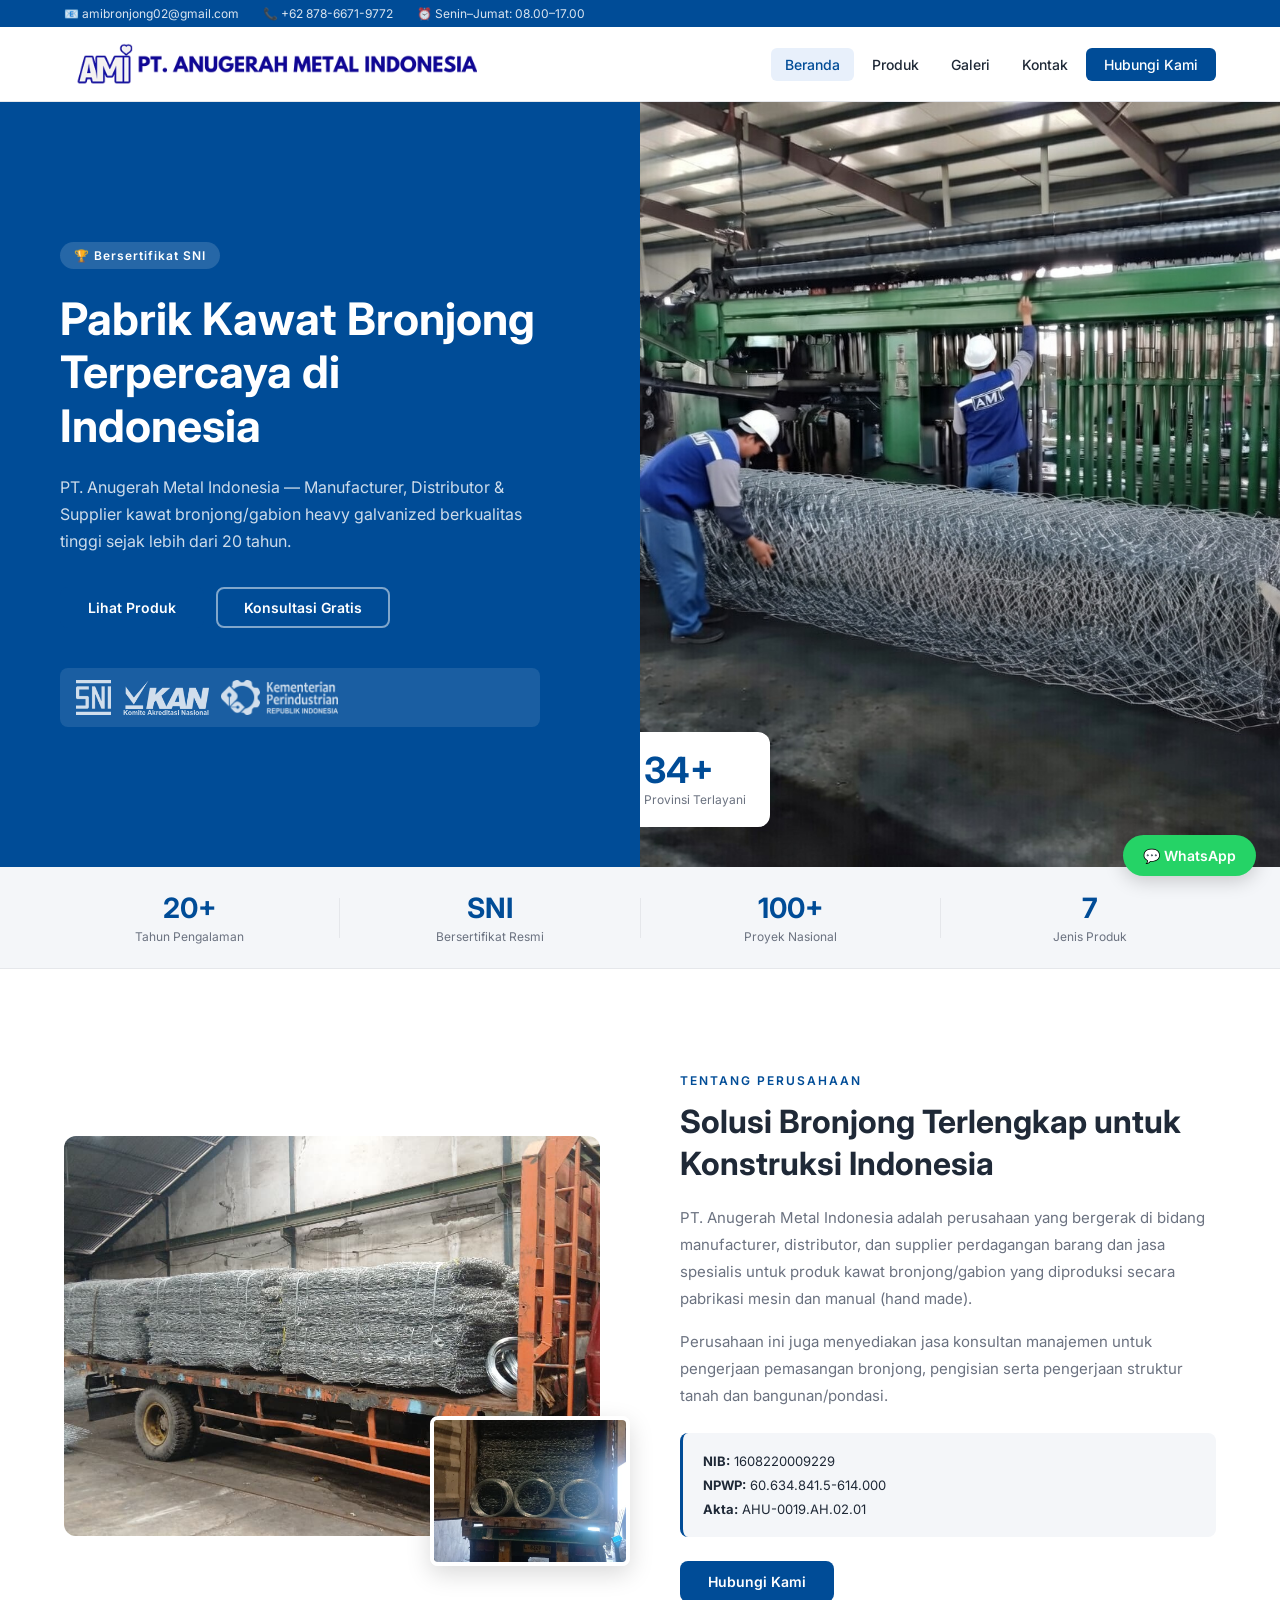
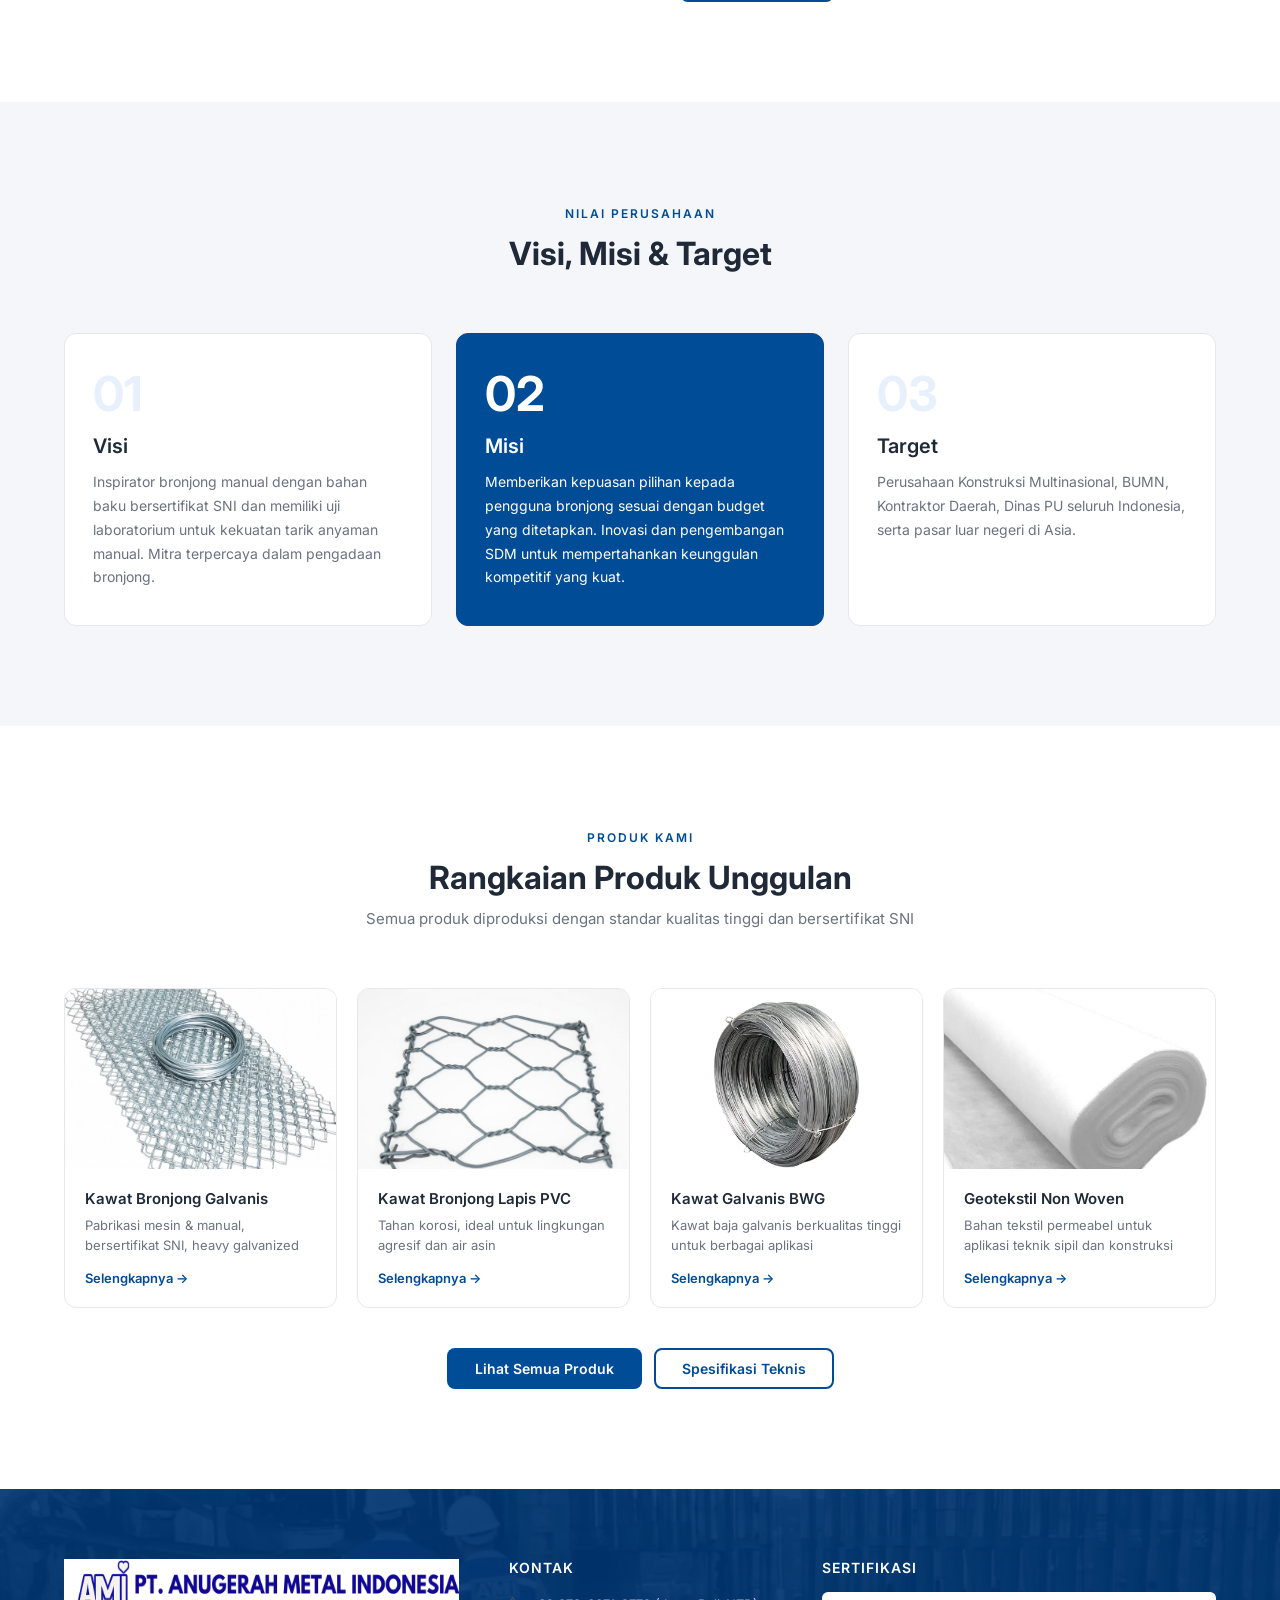
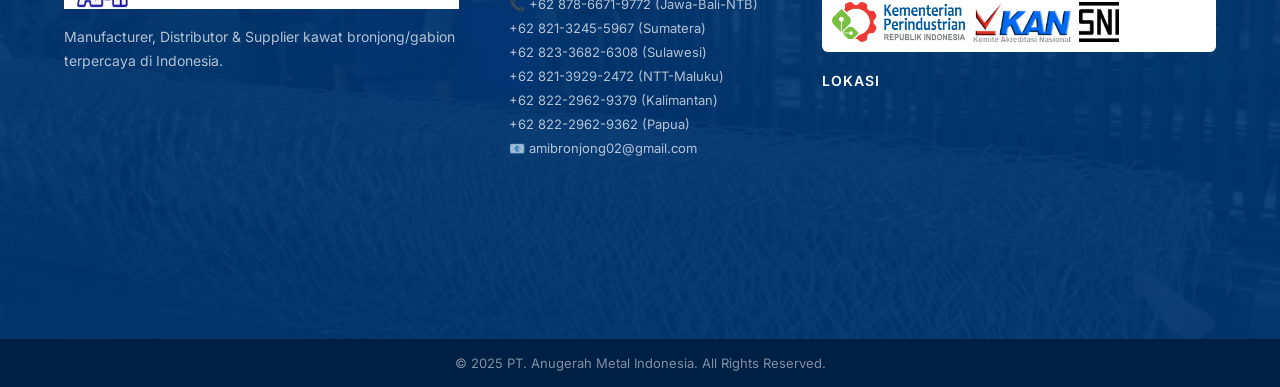
<file: index.html>
<!DOCTYPE html>
<html lang="id">
<head>
  <meta charset="UTF-8">
  <meta http-equiv="X-UA-Compatible" content="IE=edge">
  <meta name="viewport" content="width=device-width, initial-scale=1">
  <meta name="description" content="PT. Anugerah Metal Indonesia - Pabrik kawat bronjong / Gabion terbaik di Surabaya, Indonesia">
  <title>PT. Anugerah Metal Indonesia - Corporate</title>
  <link href="https://fonts.googleapis.com/css2?family=Inter:wght@300;400;500;600;700&display=swap" rel="stylesheet">
  <link rel="stylesheet" href="style.css">
</head>
<body>
  <!-- STICKY HEADER -->
  <header class="site-header" id="siteHeader">
    <div class="header-top-bar">
      <div class="container">
        <span>📧 amibronjong02@gmail.com</span>
        <span>📞 +62 878-6671-9772</span>
        <span>⏰ Senin–Jumat: 08.00–17.00</span>
      </div>
    </div>
    <div class="header-main">
      <div class="container header-inner">
        <a href="index.html" class="logo">
          <img src="Picture/Logo/logonavbar.png" alt="AMI Logo">
        </a>
        <nav class="main-nav">
          <button class="hamburger" id="hamburger">
            <span></span><span></span><span></span>
          </button>
          <ul class="nav-list" id="navList">
            <li><a href="index.html" class="active">Beranda</a></li>
            <li class="dropdown-parent">
              <a href="#">Produk</a>
              <ul class="dropdown">
                <li><a href="product.html">Product Overview</a></li>
                <li><a href="specification.html">Spesifikasi Produk</a></li>
              </ul>
            </li>
            <li><a href="gallery.html">Galeri</a></li>
            <li><a href="contact.html">Kontak</a></li>
            <li><a href="contact.html" class="nav-cta">Hubungi Kami</a></li>
          </ul>
        </nav>
      </div>
    </div>
  </header>

  <!-- HERO SPLIT LAYOUT -->
  <section class="hero">
    <div class="hero-left">
      <div class="hero-content">
        <div class="hero-tag">🏆 Bersertifikat SNI</div>
        <h1>Pabrik Kawat Bronjong Terpercaya di Indonesia</h1>
        <p>PT. Anugerah Metal Indonesia — Manufacturer, Distributor & Supplier kawat bronjong/gabion heavy galvanized berkualitas tinggi sejak lebih dari 20 tahun.</p>
        <div class="hero-actions">
          <a href="product.html" class="btn-primary">Lihat Produk</a>
          <a href="contact.html" class="btn-ghost">Konsultasi Gratis</a>
        </div>
        <div class="hero-trust">
          <div class="trust-item">
            <img src="Picture/Logo/SNI_mark.svg.png" alt="SNI" height="35">
          </div>
          <div class="trust-item">
            <img src="Picture/Logo/Logo_KAN.png" alt="KAN" height="35">
          </div>
          <div class="trust-item">
            <img src="Picture/Logo/Logo_of_the_Ministry_of_Industries_of_the_Republic_of_Indonesia.svg.png" alt="Kemenperin" height="35">
          </div>
        </div>
      </div>
    </div>
    <div class="hero-right">
      <div class="hero-image-stack">
        <img src="Picture/Background/image (1).jpg" alt="Gabion Project" class="hero-img-main">
        <div class="hero-card-float">
          <span class="card-num">34+</span>
          <span class="card-text">Provinsi Terlayani</span>
        </div>
      </div>
    </div>
  </section>

  <!-- STATS BAR -->
  <div class="stats-bar">
    <div class="container stats-row">
      <div class="stat-item">
        <span class="stat-number">20+</span>
        <span class="stat-desc">Tahun Pengalaman</span>
      </div>
      <div class="stat-divider"></div>
      <div class="stat-item">
        <span class="stat-number">SNI</span>
        <span class="stat-desc">Bersertifikat Resmi</span>
      </div>
      <div class="stat-divider"></div>
      <div class="stat-item">
        <span class="stat-number">100+</span>
        <span class="stat-desc">Proyek Nasional</span>
      </div>
      <div class="stat-divider"></div>
      <div class="stat-item">
        <span class="stat-number">7</span>
        <span class="stat-desc">Jenis Produk</span>
      </div>
    </div>
  </div>

  <!-- ABOUT -->
  <section class="section-about">
    <div class="container">
      <div class="about-wrapper">
        <div class="about-images">
          <img src="Picture/Gallery/Photo from Alexander(5).jpg" alt="Pabrik AMI" class="img-main">
          <img src="Picture/Gallery/Photo from Alexander(3).jpg" alt="Produk AMI" class="img-secondary">
        </div>
        <div class="about-content">
          <span class="section-tag">Tentang Perusahaan</span>
          <h2>Solusi Bronjong Terlengkap untuk Konstruksi Indonesia</h2>
          <p>PT. Anugerah Metal Indonesia adalah perusahaan yang bergerak di bidang manufacturer, distributor, dan supplier perdagangan barang dan jasa spesialis untuk produk kawat bronjong/gabion yang diproduksi secara pabrikasi mesin dan manual (hand made).</p>
          <p>Perusahaan ini juga menyediakan jasa konsultan manajemen untuk pengerjaan pemasangan bronjong, pengisian serta pengerjaan struktur tanah dan bangunan/pondasi.</p>
          <div class="about-details">
            <div class="detail-item"><strong>NIB:</strong> 1608220009229</div>
            <div class="detail-item"><strong>NPWP:</strong> 60.634.841.5-614.000</div>
            <div class="detail-item"><strong>Akta:</strong> AHU-0019.AH.02.01</div>
          </div>
          <a href="contact.html" class="btn-primary">Hubungi Kami</a>
        </div>
      </div>
    </div>
  </section>

  <!-- VISI MISI -->
  <section class="section-vismis">
    <div class="container">
      <div class="section-title">
        <span class="section-tag">Nilai Perusahaan</span>
        <h2>Visi, Misi & Target</h2>
      </div>
      <div class="vismis-cards">
        <div class="vm-card">
          <div class="vm-number">01</div>
          <h3>Visi</h3>
          <p>Inspirator bronjong manual dengan bahan baku bersertifikat SNI dan memiliki uji laboratorium untuk kekuatan tarik anyaman manual. Mitra terpercaya dalam pengadaan bronjong.</p>
        </div>
        <div class="vm-card featured">
          <div class="vm-number">02</div>
          <h3>Misi</h3>
          <p>Memberikan kepuasan pilihan kepada pengguna bronjong sesuai dengan budget yang ditetapkan. Inovasi dan pengembangan SDM untuk mempertahankan keunggulan kompetitif yang kuat.</p>
        </div>
        <div class="vm-card">
          <div class="vm-number">03</div>
          <h3>Target</h3>
          <p>Perusahaan Konstruksi Multinasional, BUMN, Kontraktor Daerah, Dinas PU seluruh Indonesia, serta pasar luar negeri di Asia.</p>
        </div>
      </div>
    </div>
  </section>

  <!-- PRODUCTS -->
  <section class="section-products">
    <div class="container">
      <div class="section-title">
        <span class="section-tag">Produk Kami</span>
        <h2>Rangkaian Produk Unggulan</h2>
        <p>Semua produk diproduksi dengan standar kualitas tinggi dan bersertifikat SNI</p>
      </div>
      <div class="products-grid">
        <div class="product-card">
          <div class="product-img"><img src="Picture/Product/KAWAT BRONJONG GALVANIZED.jpg" alt="Bronjong Galvanis"></div>
          <div class="product-body">
            <h3>Kawat Bronjong Galvanis</h3>
            <p>Pabrikasi mesin & manual, bersertifikat SNI, heavy galvanized</p>
            <a href="product.html" class="product-link">Selengkapnya →</a>
          </div>
        </div>
        <div class="product-card">
          <div class="product-img"><img src="Picture/Product/KAWAT PVC COATED.jpg" alt="Bronjong PVC"></div>
          <div class="product-body">
            <h3>Kawat Bronjong Lapis PVC</h3>
            <p>Tahan korosi, ideal untuk lingkungan agresif dan air asin</p>
            <a href="product.html" class="product-link">Selengkapnya →</a>
          </div>
        </div>
        <div class="product-card">
          <div class="product-img"><img src="Picture/Product/KAWAT  BWG.png" alt="Kawat Galvanis"></div>
          <div class="product-body">
            <h3>Kawat Galvanis BWG</h3>
            <p>Kawat baja galvanis berkualitas tinggi untuk berbagai aplikasi</p>
            <a href="product.html" class="product-link">Selengkapnya →</a>
          </div>
        </div>
        <div class="product-card">
          <div class="product-img"><img src="Picture/Product/GEOTEXTILE NON WOVEN.webp" alt="Geotekstil"></div>
          <div class="product-body">
            <h3>Geotekstil Non Woven</h3>
            <p>Bahan tekstil permeabel untuk aplikasi teknik sipil dan konstruksi</p>
            <a href="product.html" class="product-link">Selengkapnya →</a>
          </div>
        </div>
      </div>
      <div class="products-cta">
        <a href="product.html" class="btn-primary">Lihat Semua Produk</a>
        <a href="specification.html" class="btn-outline">Spesifikasi Teknis</a>
      </div>
    </div>
  </section>

  <!-- FOOTER -->
  <footer class="site-footer">
    <div class="footer-main" style="background-image:url('Picture/Background/image (3).jpg')">
      <div class="footer-overlay"></div>
      <div class="container footer-grid">
        <div class="footer-brand">
          <img src="Picture/Logo/logonavbar.png" alt="AMI" height="50">
          <p>Manufacturer, Distributor & Supplier kawat bronjong/gabion terpercaya di Indonesia.</p>
        </div>
        <div class="footer-col">
          <h4>Kontak</h4>
          <ul>
            <li>📞 +62 878-6671-9772 (Jawa-Bali-NTB)</li>
            <li>+62 821-3245-5967 (Sumatera)</li>
            <li>+62 823-3682-6308 (Sulawesi)</li>
            <li>+62 821-3929-2472 (NTT-Maluku)</li>
            <li>+62 822-2962-9379 (Kalimantan)</li>
            <li>+62 822-2962-9362 (Papua)</li>
            <li>📧 amibronjong02@gmail.com</li>
          </ul>
        </div>
        <div class="footer-col">
          <h4>Sertifikasi</h4>
          <div class="cert-row">
            <img src="Picture/Logo/Logo_of_the_Ministry_of_Industries_of_the_Republic_of_Indonesia.svg.png" alt="Kemenperin" height="40">
            <img src="Picture/Logo/Logo_KAN.png" alt="KAN" height="40">
            <img src="Picture/Logo/SNI_mark.svg.png" alt="SNI" height="40">
          </div>
          <h4 style="margin-top:20px">Lokasi</h4>
          <iframe src="https://www.google.com/maps/embed?pb=!1m18!1m12!1m3!1d3958.1342822785077!2d112.679349175289!3d-7.225520792780457!2m3!1f0!2f0!3f0!3m2!1i1024!2i768!4f13.1!3m3!1m2!1s0x2dd7ff1c8f97db49%3A0x199da6ad8df41882!2sJl.%20Greges%20Jaya%20III%20No.14%2C%20Greges%2C%20Kec.%20Asem%20Rowo%2C%20Surabaya%2C%20Jawa%20Timur%2060183!5e0!3m2!1sen!2sid!4v1707631855228!5m2!1sen!2sid" width="100%" height="160" style="border:0;" allowfullscreen="" loading="lazy"></iframe>
        </div>
      </div>
    </div>
    <div class="footer-bottom">
      <div class="container">
        <p>&copy; 2025 PT. Anugerah Metal Indonesia. All Rights Reserved.</p>
      </div>
    </div>
  </footer>

  <div class="float-buttons">
    <a href="http://wa.me/6282139292472" class="float-btn">💬 WhatsApp</a>
  </div>

  <script>
    document.getElementById('hamburger').addEventListener('click', function() {
      document.getElementById('navList').classList.toggle('open');
      this.classList.toggle('active');
    });
    window.addEventListener('scroll', function() {
      const header = document.getElementById('siteHeader');
      if (window.scrollY > 50) header.classList.add('scrolled');
      else header.classList.remove('scrolled');
    });
  </script>
</body>
</html>
</file>
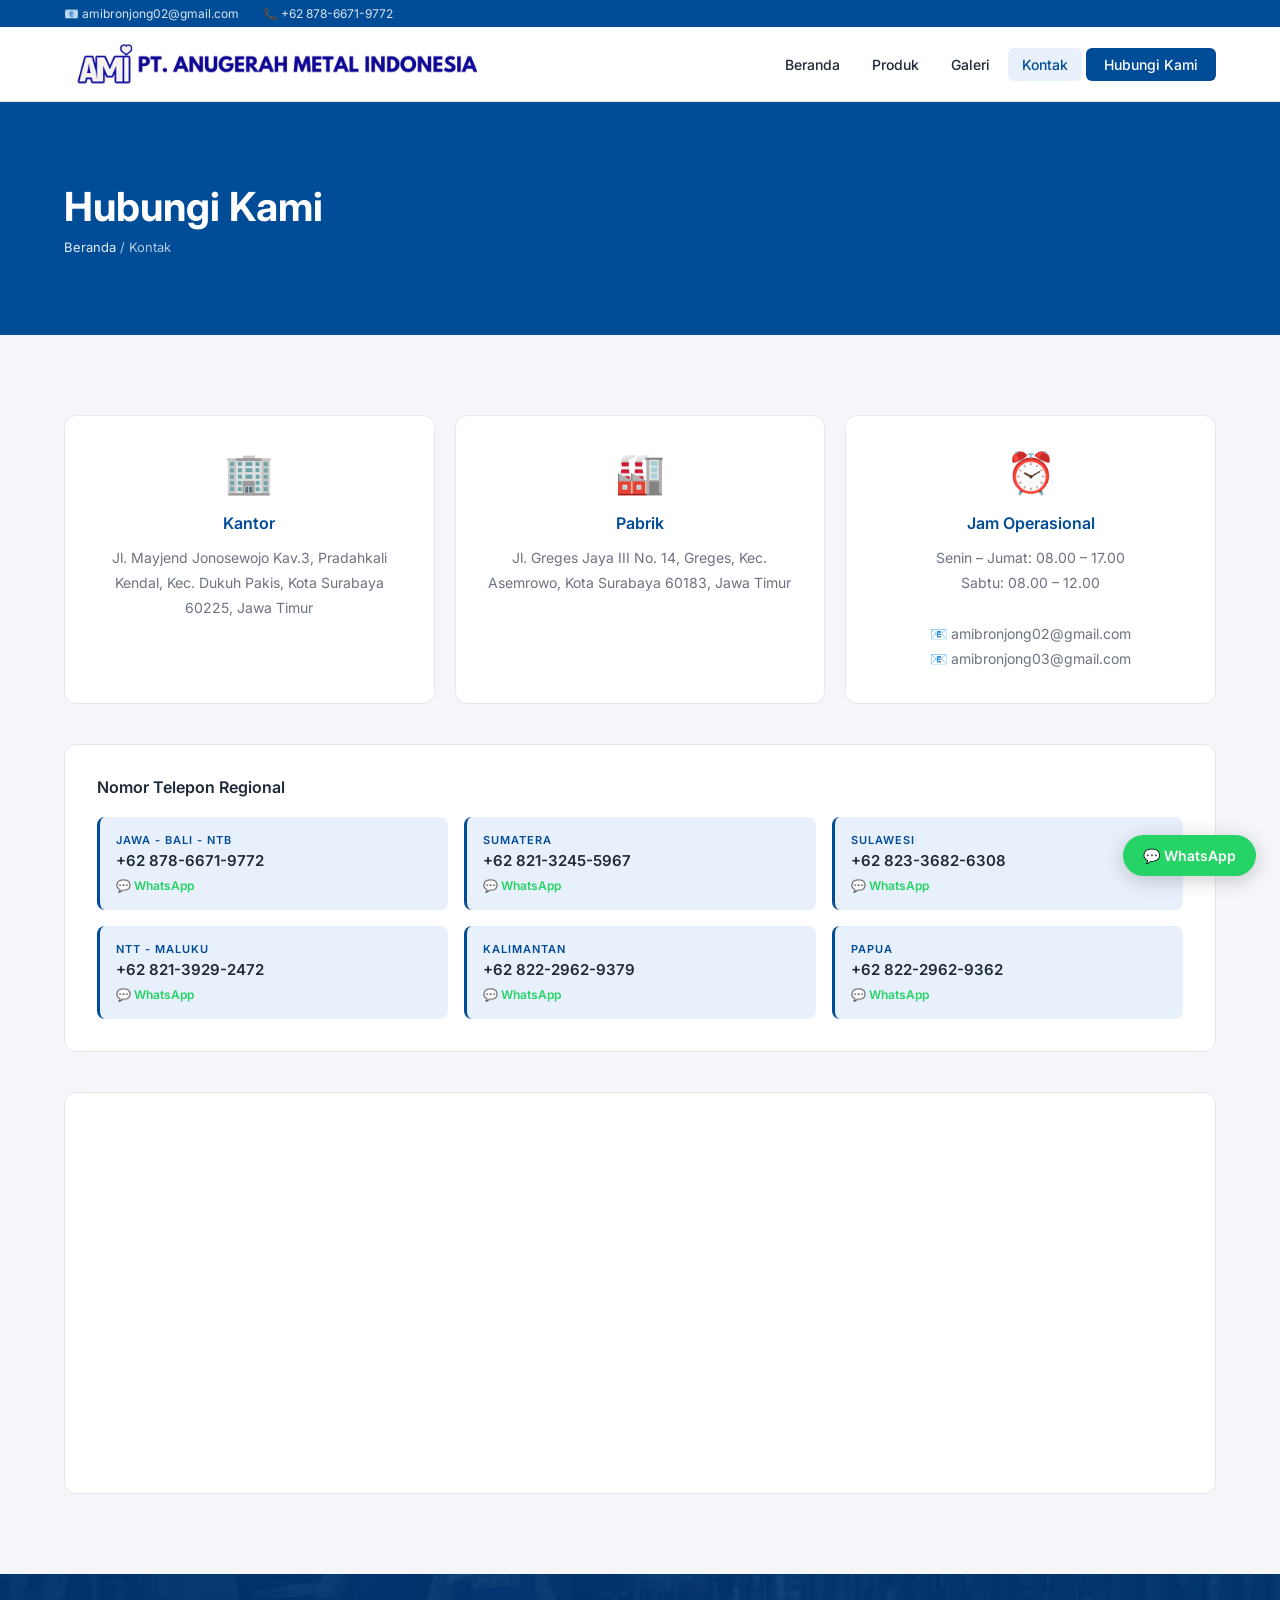
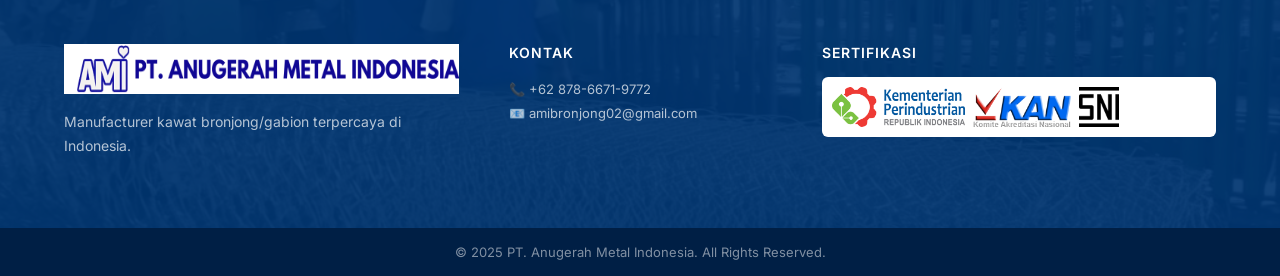
<file: contact.html>
<!DOCTYPE html>
<html lang="id">
<head>
  <meta charset="UTF-8">
  <meta name="viewport" content="width=device-width, initial-scale=1">
  <title>PT. Anugerah Metal Indonesia - Kontak</title>
  <link href="https://fonts.googleapis.com/css2?family=Inter:wght@300;400;500;600;700&display=swap" rel="stylesheet">
  <link rel="stylesheet" href="style.css">
  <style>
    .page-hero { background: var(--blue); padding: 80px 0; }
    .page-hero h1 { font-size: 40px; font-weight: 700; color: #fff; margin-bottom: 8px; }
    .page-hero .breadcrumb { color: rgba(255,255,255,0.7); font-size: 13px; }
    .page-hero .breadcrumb a { color: rgba(255,255,255,0.9); }
    .contact-page { padding: 80px 0; background: var(--gray-light); }
    .contact-cards { display: grid; grid-template-columns: repeat(3, 1fr); gap: 20px; margin-bottom: 40px; }
    .contact-card { background: #fff; border-radius: 12px; padding: 32px 24px; border: 1px solid var(--border); text-align: center; }
    .contact-card .icon { font-size: 40px; margin-bottom: 16px; }
    .contact-card h3 { font-size: 16px; font-weight: 600; color: var(--blue); margin-bottom: 12px; }
    .contact-card p { font-size: 14px; color: var(--gray); line-height: 1.8; }
    .phone-section { background: #fff; border-radius: 12px; padding: 32px; margin-bottom: 40px; border: 1px solid var(--border); }
    .phone-section h3 { font-size: 16px; font-weight: 600; color: var(--text); margin-bottom: 20px; }
    .phone-grid { display: grid; grid-template-columns: repeat(3, 1fr); gap: 16px; }
    .phone-item { padding: 16px; background: var(--blue-light); border-radius: 8px; border-left: 3px solid var(--blue); }
    .phone-item .region { font-size: 11px; font-weight: 600; color: var(--blue); text-transform: uppercase; letter-spacing: 1px; }
    .phone-item .number { font-size: 15px; font-weight: 600; color: var(--text); margin-top: 4px; }
    .phone-item .wa-link { display: inline-block; margin-top: 8px; font-size: 12px; color: #25d366; font-weight: 600; }
    .map-section { background: #fff; border-radius: 12px; overflow: hidden; border: 1px solid var(--border); }
    .map-section iframe { width: 100%; height: 400px; border: 0; display: block; }
    @media (max-width: 768px) {
      .contact-cards, .phone-grid { grid-template-columns: 1fr; }
    }
    @media (max-width: 1024px) and (min-width: 769px) {
      .contact-cards { grid-template-columns: 1fr 1fr; }
      .phone-grid { grid-template-columns: repeat(2, 1fr); }
    }
  </style>
</head>
<body>
  <header class="site-header" id="siteHeader">
    <div class="header-top-bar">
      <div class="container">
        <span>📧 amibronjong02@gmail.com</span>
        <span>📞 +62 878-6671-9772</span>
      </div>
    </div>
    <div class="header-main">
      <div class="container header-inner">
        <a href="index.html" class="logo"><img src="Picture/Logo/logonavbar.png" alt="AMI Logo"></a>
        <nav class="main-nav">
          <button class="hamburger" id="hamburger"><span></span><span></span><span></span></button>
          <ul class="nav-list" id="navList">
            <li><a href="index.html">Beranda</a></li>
            <li class="dropdown-parent">
              <a href="#">Produk</a>
              <ul class="dropdown">
                <li><a href="product.html">Product Overview</a></li>
                <li><a href="specification.html">Spesifikasi Produk</a></li>
              </ul>
            </li>
            <li><a href="gallery.html">Galeri</a></li>
            <li><a href="contact.html" class="active">Kontak</a></li>
            <li><a href="contact.html" class="nav-cta">Hubungi Kami</a></li>
          </ul>
        </nav>
      </div>
    </div>
  </header>

  <div class="page-hero">
    <div class="container">
      <h1>Hubungi Kami</h1>
      <p class="breadcrumb"><a href="index.html">Beranda</a> / Kontak</p>
    </div>
  </div>

  <section class="contact-page">
    <div class="container">
      <div class="contact-cards">
        <div class="contact-card">
          <div class="icon">🏢</div>
          <h3>Kantor</h3>
          <p>Jl. Mayjend Jonosewojo Kav.3, Pradahkali Kendal, Kec. Dukuh Pakis, Kota Surabaya 60225, Jawa Timur</p>
        </div>
        <div class="contact-card">
          <div class="icon">🏭</div>
          <h3>Pabrik</h3>
          <p>Jl. Greges Jaya III No. 14, Greges, Kec. Asemrowo, Kota Surabaya 60183, Jawa Timur</p>
        </div>
        <div class="contact-card">
          <div class="icon">⏰</div>
          <h3>Jam Operasional</h3>
          <p>Senin – Jumat: 08.00 – 17.00<br>Sabtu: 08.00 – 12.00<br><br>📧 amibronjong02@gmail.com<br>📧 amibronjong03@gmail.com</p>
        </div>
      </div>

      <div class="phone-section">
        <h3>Nomor Telepon Regional</h3>
        <div class="phone-grid">
          <div class="phone-item">
            <div class="region">Jawa - Bali - NTB</div>
            <div class="number">+62 878-6671-9772</div>
            <a href="https://wa.me/6287866719772" class="wa-link" target="_blank">💬 WhatsApp</a>
          </div>
          <div class="phone-item">
            <div class="region">Sumatera</div>
            <div class="number">+62 821-3245-5967</div>
            <a href="https://wa.me/6282132455967" class="wa-link" target="_blank">💬 WhatsApp</a>
          </div>
          <div class="phone-item">
            <div class="region">Sulawesi</div>
            <div class="number">+62 823-3682-6308</div>
            <a href="https://wa.me/6282336826308" class="wa-link" target="_blank">💬 WhatsApp</a>
          </div>
          <div class="phone-item">
            <div class="region">NTT - Maluku</div>
            <div class="number">+62 821-3929-2472</div>
            <a href="https://wa.me/6282139292472" class="wa-link" target="_blank">💬 WhatsApp</a>
          </div>
          <div class="phone-item">
            <div class="region">Kalimantan</div>
            <div class="number">+62 822-2962-9379</div>
            <a href="https://wa.me/6282229629379" class="wa-link" target="_blank">💬 WhatsApp</a>
          </div>
          <div class="phone-item">
            <div class="region">Papua</div>
            <div class="number">+62 822-2962-9362</div>
            <a href="https://wa.me/6282229629362" class="wa-link" target="_blank">💬 WhatsApp</a>
          </div>
        </div>
      </div>

      <div class="map-section">
        <iframe
          src="https://www.google.com/maps/embed?pb=!1m18!1m12!1m3!1d3958.1342822785077!2d112.679349175289!3d-7.225520792780457!2m3!1f0!2f0!3f0!3m2!1i1024!2i768!4f13.1!3m3!1m2!1s0x2dd7ff1c8f97db49%3A0x199da6ad8df41882!2sJl.%20Greges%20Jaya%20III%20No.14%2C%20Greges%2C%20Kec.%20Asem%20Rowo%2C%20Surabaya%2C%20Jawa%20Timur%2060183!5e0!3m2!1sen!2sid!4v1707631855228!5m2!1sen!2sid"
          allowfullscreen=""
          loading="lazy"
          title="Lokasi Pabrik PT. Anugerah Metal Indonesia">
        </iframe>
      </div>
    </div>
  </section>

  <footer class="site-footer">
    <div class="footer-main" style="background-image:url('Picture/Background/image (3).jpg')">
      <div class="footer-overlay"></div>
      <div class="container footer-grid">
        <div class="footer-brand">
          <img src="Picture/Logo/logonavbar.png" alt="AMI" height="50">
          <p>Manufacturer kawat bronjong/gabion terpercaya di Indonesia.</p>
        </div>
        <div class="footer-col">
          <h4>Kontak</h4>
          <ul>
            <li>📞 +62 878-6671-9772</li>
            <li>📧 amibronjong02@gmail.com</li>
          </ul>
        </div>
        <div class="footer-col">
          <h4>Sertifikasi</h4>
          <div class="cert-row">
            <img src="Picture/Logo/Logo_of_the_Ministry_of_Industries_of_the_Republic_of_Indonesia.svg.png" alt="Kemenperin" height="40">
            <img src="Picture/Logo/Logo_KAN.png" alt="KAN" height="40">
            <img src="Picture/Logo/SNI_mark.svg.png" alt="SNI" height="40">
          </div>
        </div>
      </div>
    </div>
    <div class="footer-bottom">
      <div class="container">
        <p>&copy; 2025 PT. Anugerah Metal Indonesia. All Rights Reserved.</p>
      </div>
    </div>
  </footer>

  <div class="float-buttons">
    <a href="http://wa.me/6282139292472" class="float-btn">💬 WhatsApp</a>
  </div>

  <script>
    document.getElementById('hamburger').addEventListener('click', function() {
      document.getElementById('navList').classList.toggle('open');
      this.classList.toggle('active');
    });
    window.addEventListener('scroll', function() {
      const header = document.getElementById('siteHeader');
      if (window.scrollY > 50) header.classList.add('scrolled');
      else header.classList.remove('scrolled');
    });
  </script>
</body>
</html>
</file>
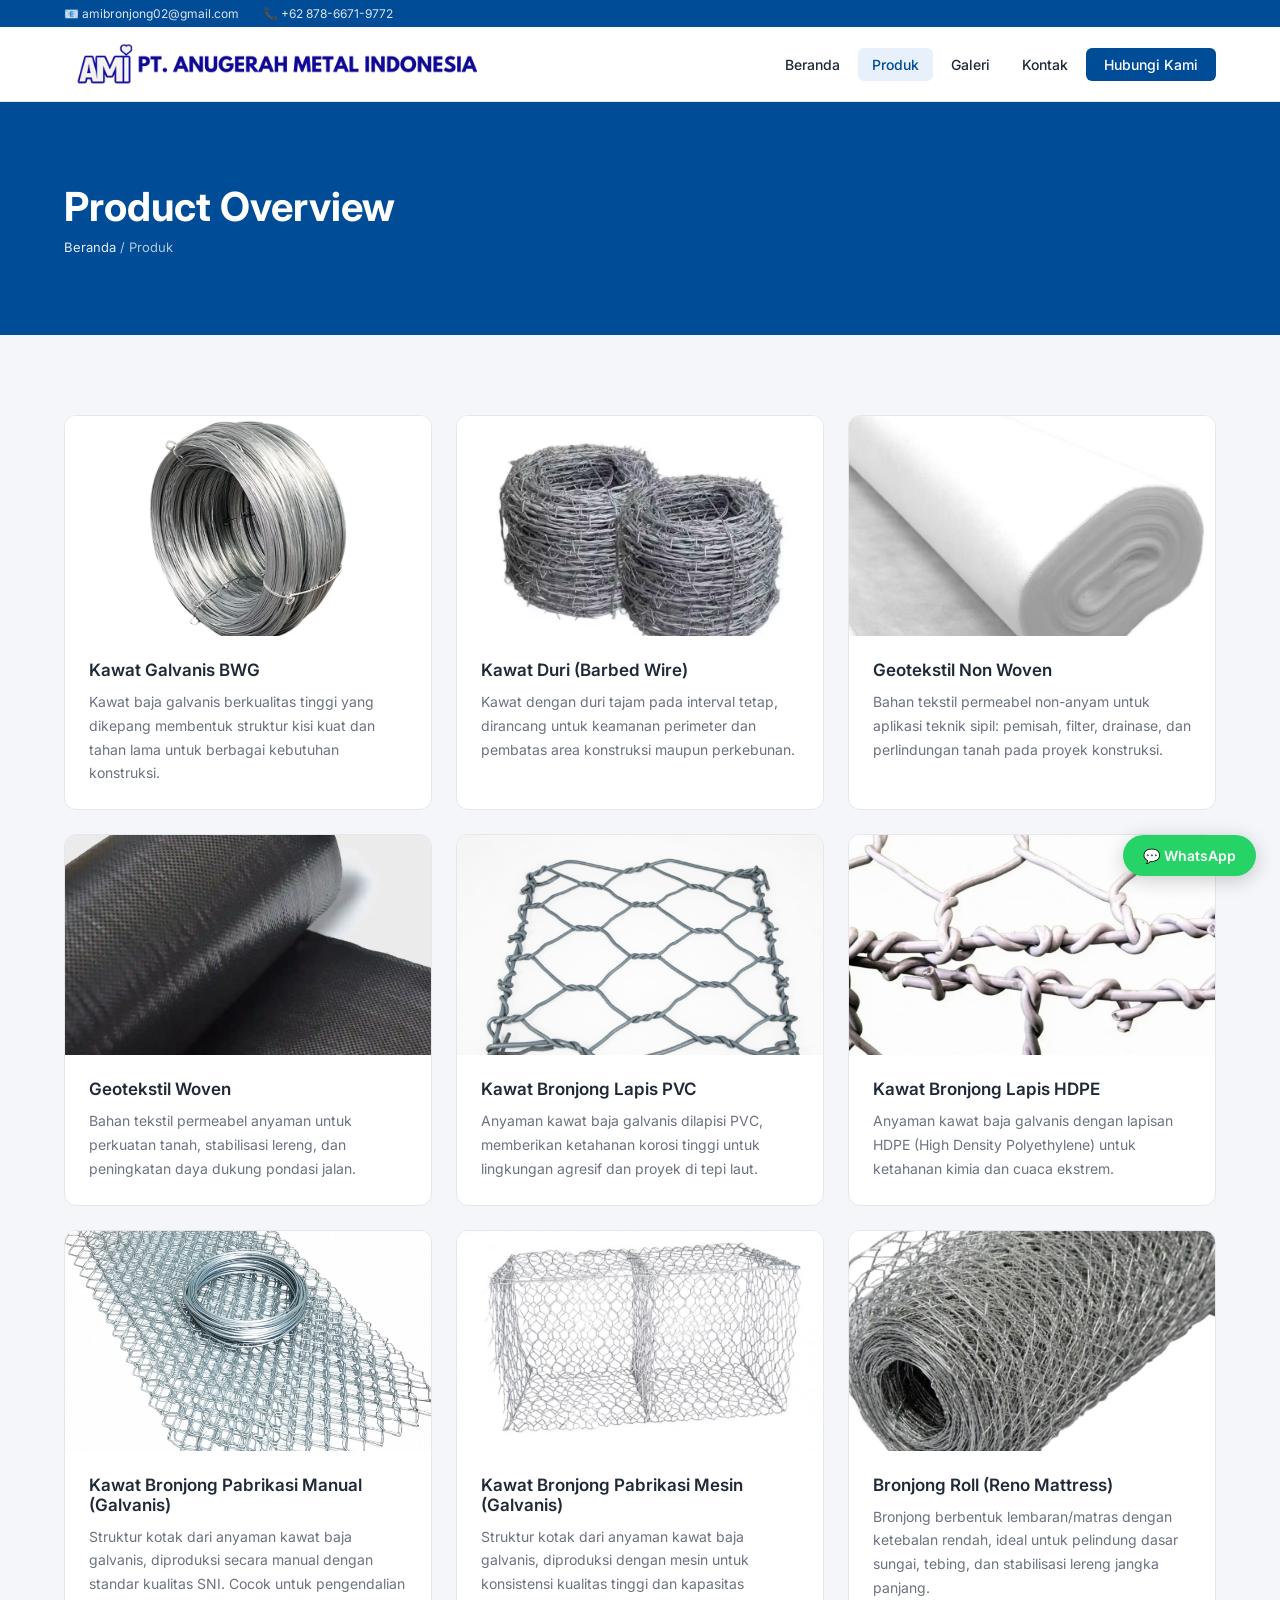
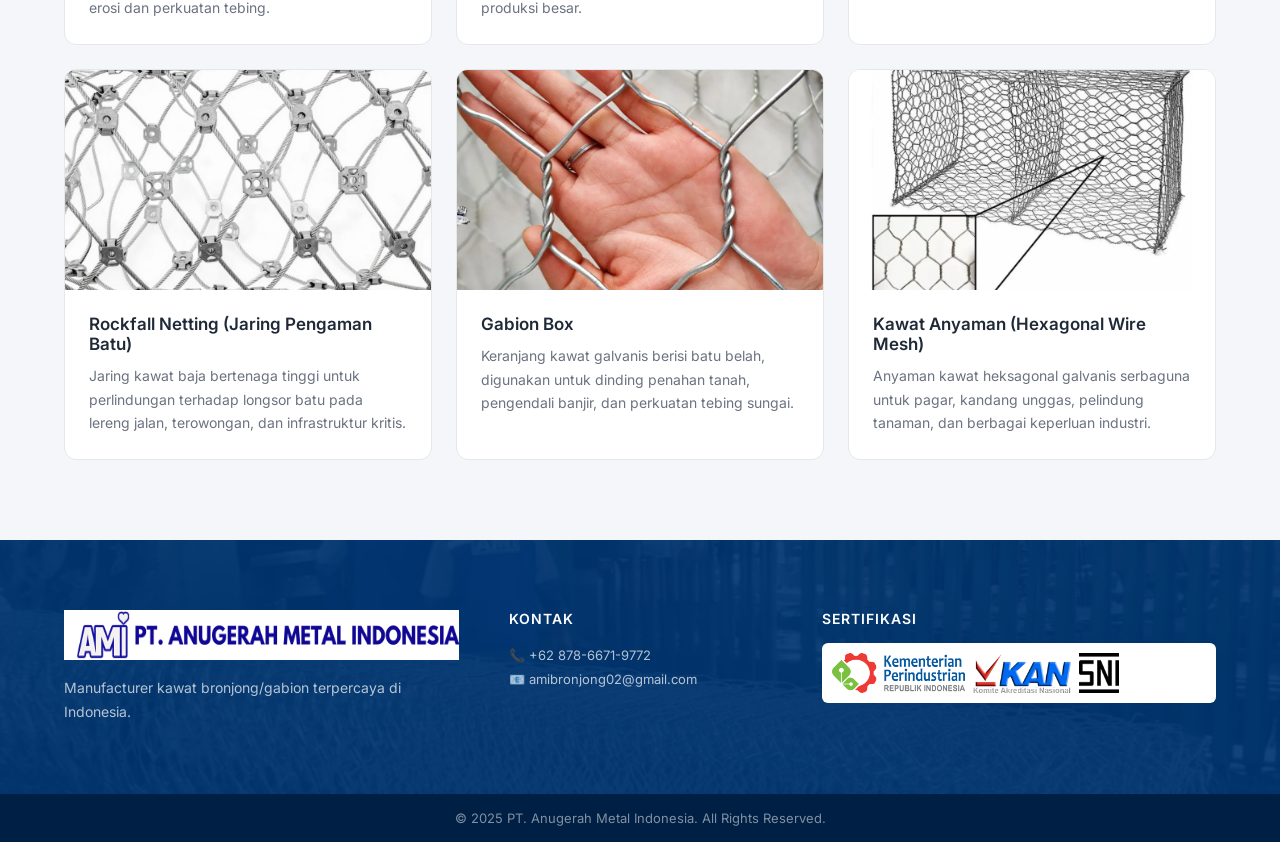
<file: product.html>
<!DOCTYPE html>
<html lang="id">
<head>
  <meta charset="UTF-8">
  <meta name="viewport" content="width=device-width, initial-scale=1">
  <title>PT. Anugerah Metal Indonesia - Produk</title>
  <link href="https://fonts.googleapis.com/css2?family=Inter:wght@300;400;500;600;700&display=swap" rel="stylesheet">
  <link rel="stylesheet" href="style.css">
  <style>
    .page-hero { background: var(--blue); padding: 80px 0; }
    .page-hero h1 { font-size: 40px; font-weight: 700; color: #fff; margin-bottom: 8px; }
    .page-hero .breadcrumb { color: rgba(255,255,255,0.7); font-size: 13px; }
    .page-hero .breadcrumb a { color: rgba(255,255,255,0.9); }
    .products-page { padding: 80px 0; background: var(--gray-light); }
    .products-page-grid { display: grid; grid-template-columns: repeat(3, 1fr); gap: 24px; }
    .prod-card { background: #fff; border-radius: 12px; overflow: hidden; border: 1px solid var(--border); transition: all 0.3s; }
    .prod-card:hover { box-shadow: 0 8px 32px rgba(0,76,151,0.12); transform: translateY(-4px); }
    .prod-card-img { height: 220px; overflow: hidden; background: var(--gray-light); }
    .prod-card-img img { width: 100%; height: 100%; object-fit: cover; transition: transform 0.4s; }
    .prod-card:hover .prod-card-img img { transform: scale(1.05); }
    .prod-card-body { padding: 24px; }
    .prod-card-body h3 { font-size: 17px; font-weight: 600; color: var(--text); margin-bottom: 10px; }
    .prod-card-body p { font-size: 14px; color: var(--gray); line-height: 1.7; }
    @media (max-width: 768px) { .products-page-grid { grid-template-columns: 1fr; } }
    @media (max-width: 1024px) and (min-width: 769px) { .products-page-grid { grid-template-columns: repeat(2, 1fr); } }
  </style>
</head>
<body>
  <header class="site-header" id="siteHeader">
    <div class="header-top-bar">
      <div class="container">
        <span>📧 amibronjong02@gmail.com</span>
        <span>📞 +62 878-6671-9772</span>
      </div>
    </div>
    <div class="header-main">
      <div class="container header-inner">
        <a href="index.html" class="logo"><img src="Picture/Logo/logonavbar.png" alt="AMI Logo"></a>
        <nav class="main-nav">
          <button class="hamburger" id="hamburger"><span></span><span></span><span></span></button>
          <ul class="nav-list" id="navList">
            <li><a href="index.html">Beranda</a></li>
            <li class="dropdown-parent">
              <a href="#" class="active">Produk</a>
              <ul class="dropdown">
                <li><a href="product.html">Product Overview</a></li>
                <li><a href="specification.html">Spesifikasi Produk</a></li>
              </ul>
            </li>
            <li><a href="gallery.html">Galeri</a></li>
            <li><a href="contact.html">Kontak</a></li>
            <li><a href="contact.html" class="nav-cta">Hubungi Kami</a></li>
          </ul>
        </nav>
      </div>
    </div>
  </header>

  <div class="page-hero">
    <div class="container">
      <h1>Product Overview</h1>
      <p class="breadcrumb"><a href="index.html">Beranda</a> / Produk</p>
    </div>
  </div>

  <section class="products-page">
    <div class="container">
      <div class="products-page-grid">

        <div class="prod-card">
          <div class="prod-card-img"><img src="Picture/Product/KAWAT  BWG.png" alt="Kawat Galvanis BWG"></div>
          <div class="prod-card-body">
            <h3>Kawat Galvanis BWG</h3>
            <p>Kawat baja galvanis berkualitas tinggi yang dikepang membentuk struktur kisi kuat dan tahan lama untuk berbagai kebutuhan konstruksi.</p>
          </div>
        </div>

        <div class="prod-card">
          <div class="prod-card-img"><img src="Picture/Product/KAWAT DURI.png" alt="Kawat Duri"></div>
          <div class="prod-card-body">
            <h3>Kawat Duri (Barbed Wire)</h3>
            <p>Kawat dengan duri tajam pada interval tetap, dirancang untuk keamanan perimeter dan pembatas area konstruksi maupun perkebunan.</p>
          </div>
        </div>

        <div class="prod-card">
          <div class="prod-card-img"><img src="Picture/Product/GEOTEXTILE NON WOVEN.webp" alt="Geotekstil Non Woven"></div>
          <div class="prod-card-body">
            <h3>Geotekstil Non Woven</h3>
            <p>Bahan tekstil permeabel non-anyam untuk aplikasi teknik sipil: pemisah, filter, drainase, dan perlindungan tanah pada proyek konstruksi.</p>
          </div>
        </div>

        <div class="prod-card">
          <div class="prod-card-img"><img src="Picture/Product/GEOTEXTILE WOVEN.webp" alt="Geotekstil Woven"></div>
          <div class="prod-card-body">
            <h3>Geotekstil Woven</h3>
            <p>Bahan tekstil permeabel anyaman untuk perkuatan tanah, stabilisasi lereng, dan peningkatan daya dukung pondasi jalan.</p>
          </div>
        </div>

        <div class="prod-card">
          <div class="prod-card-img"><img src="Picture/Product/KAWAT PVC COATED.jpg" alt="Bronjong PVC Coated"></div>
          <div class="prod-card-body">
            <h3>Kawat Bronjong Lapis PVC</h3>
            <p>Anyaman kawat baja galvanis dilapisi PVC, memberikan ketahanan korosi tinggi untuk lingkungan agresif dan proyek di tepi laut.</p>
          </div>
        </div>

        <div class="prod-card">
          <div class="prod-card-img"><img src="Picture/Product/KAWAT HDPE COATED.jpg" alt="Kawat HDPE Coated"></div>
          <div class="prod-card-body">
            <h3>Kawat Bronjong Lapis HDPE</h3>
            <p>Anyaman kawat baja galvanis dengan lapisan HDPE (High Density Polyethylene) untuk ketahanan kimia dan cuaca ekstrem.</p>
          </div>
        </div>

        <div class="prod-card">
          <div class="prod-card-img"><img src="Picture/Product/KAWAT BRONJONG GALVANIZED.jpg" alt="Bronjong Manual Galvanis"></div>
          <div class="prod-card-body">
            <h3>Kawat Bronjong Pabrikasi Manual (Galvanis)</h3>
            <p>Struktur kotak dari anyaman kawat baja galvanis, diproduksi secara manual dengan standar kualitas SNI. Cocok untuk pengendalian erosi dan perkuatan tebing.</p>
          </div>
        </div>

        <div class="prod-card">
          <div class="prod-card-img"><img src="Picture/Product/KAWAT BRONJONG GALVANIZED(1).jpg" alt="Bronjong Mesin Galvanis"></div>
          <div class="prod-card-body">
            <h3>Kawat Bronjong Pabrikasi Mesin (Galvanis)</h3>
            <p>Struktur kotak dari anyaman kawat baja galvanis, diproduksi dengan mesin untuk konsistensi kualitas tinggi dan kapasitas produksi besar.</p>
          </div>
        </div>

        <div class="prod-card">
          <div class="prod-card-img"><img src="Picture/Product/BRONJONG ROLL.png" alt="Bronjong Roll"></div>
          <div class="prod-card-body">
            <h3>Bronjong Roll (Reno Mattress)</h3>
            <p>Bronjong berbentuk lembaran/matras dengan ketebalan rendah, ideal untuk pelindung dasar sungai, tebing, dan stabilisasi lereng jangka panjang.</p>
          </div>
        </div>

        <div class="prod-card">
          <div class="prod-card-img"><img src="Picture/Product/ROCKFALL NETTING.jpg" alt="Rockfall Netting"></div>
          <div class="prod-card-body">
            <h3>Rockfall Netting (Jaring Pengaman Batu)</h3>
            <p>Jaring kawat baja bertenaga tinggi untuk perlindungan terhadap longsor batu pada lereng jalan, terowongan, dan infrastruktur kritis.</p>
          </div>
        </div>

        <div class="prod-card">
          <div class="prod-card-img"><img src="Picture/Product/1765973686684.png" alt="Produk AMI"></div>
          <div class="prod-card-body">
            <h3>Gabion Box</h3>
            <p>Keranjang kawat galvanis berisi batu belah, digunakan untuk dinding penahan tanah, pengendali banjir, dan perkuatan tebing sungai.</p>
          </div>
        </div>

        <div class="prod-card">
          <div class="prod-card-img"><img src="Picture/Product/1765973832481.png" alt="Produk Anyaman"></div>
          <div class="prod-card-body">
            <h3>Kawat Anyaman (Hexagonal Wire Mesh)</h3>
            <p>Anyaman kawat heksagonal galvanis serbaguna untuk pagar, kandang unggas, pelindung tanaman, dan berbagai keperluan industri.</p>
          </div>
        </div>

      </div>
    </div>
  </section>

  <footer class="site-footer">
    <div class="footer-main" style="background-image:url('Picture/Background/image (3).jpg')">
      <div class="footer-overlay"></div>
      <div class="container footer-grid">
        <div class="footer-brand">
          <img src="Picture/Logo/logonavbar.png" alt="AMI" height="50">
          <p>Manufacturer kawat bronjong/gabion terpercaya di Indonesia.</p>
        </div>
        <div class="footer-col">
          <h4>Kontak</h4>
          <ul>
            <li>📞 +62 878-6671-9772</li>
            <li>📧 amibronjong02@gmail.com</li>
          </ul>
        </div>
        <div class="footer-col">
          <h4>Sertifikasi</h4>
          <div class="cert-row">
            <img src="Picture/Logo/Logo_of_the_Ministry_of_Industries_of_the_Republic_of_Indonesia.svg.png" alt="Kemenperin" height="40">
            <img src="Picture/Logo/Logo_KAN.png" alt="KAN" height="40">
            <img src="Picture/Logo/SNI_mark.svg.png" alt="SNI" height="40">
          </div>
        </div>
      </div>
    </div>
    <div class="footer-bottom">
      <div class="container">
        <p>&copy; 2025 PT. Anugerah Metal Indonesia. All Rights Reserved.</p>
      </div>
    </div>
  </footer>

  <div class="float-buttons">
    <a href="http://wa.me/6282139292472" class="float-btn">💬 WhatsApp</a>
  </div>

  <script>
    document.getElementById('hamburger').addEventListener('click', function() {
      document.getElementById('navList').classList.toggle('open');
      this.classList.toggle('active');
    });
    window.addEventListener('scroll', function() {
      const header = document.getElementById('siteHeader');
      if (window.scrollY > 50) header.classList.add('scrolled');
      else header.classList.remove('scrolled');
    });
  </script>
</body>
</html>
</file>
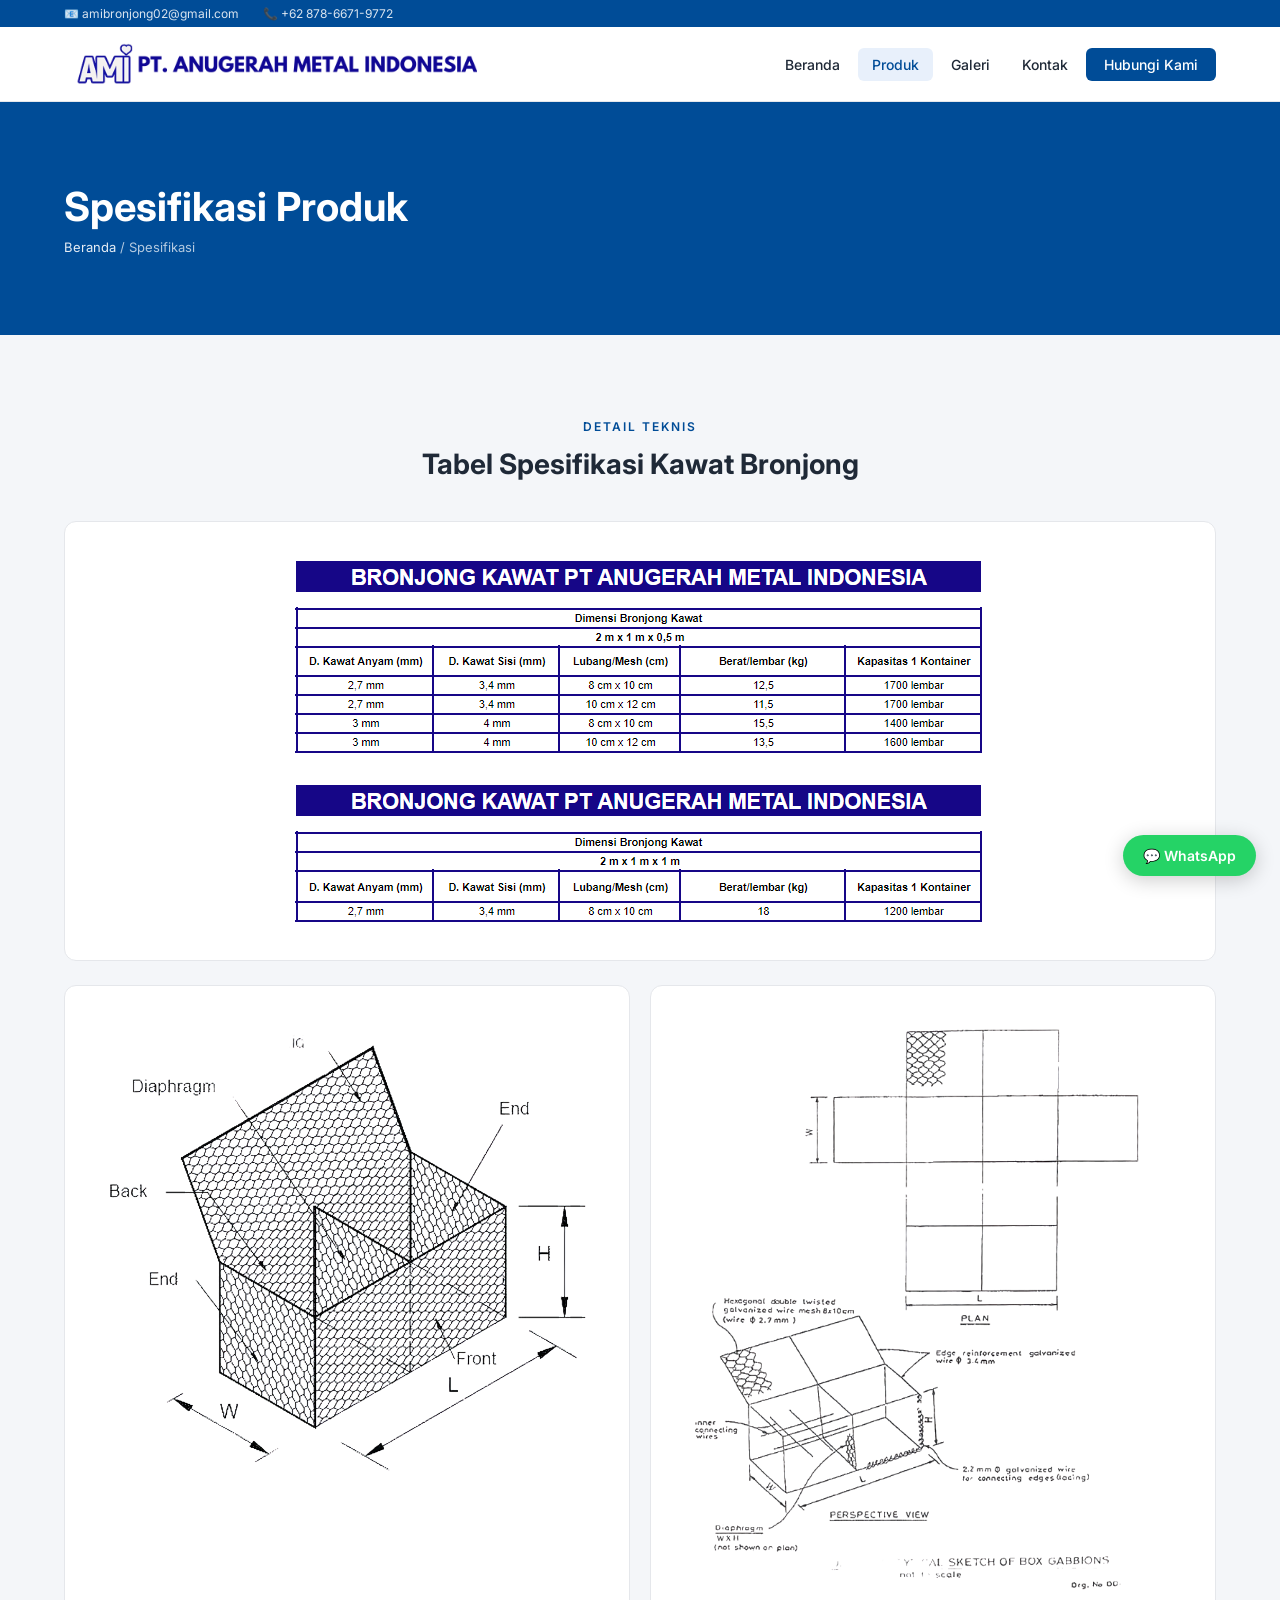
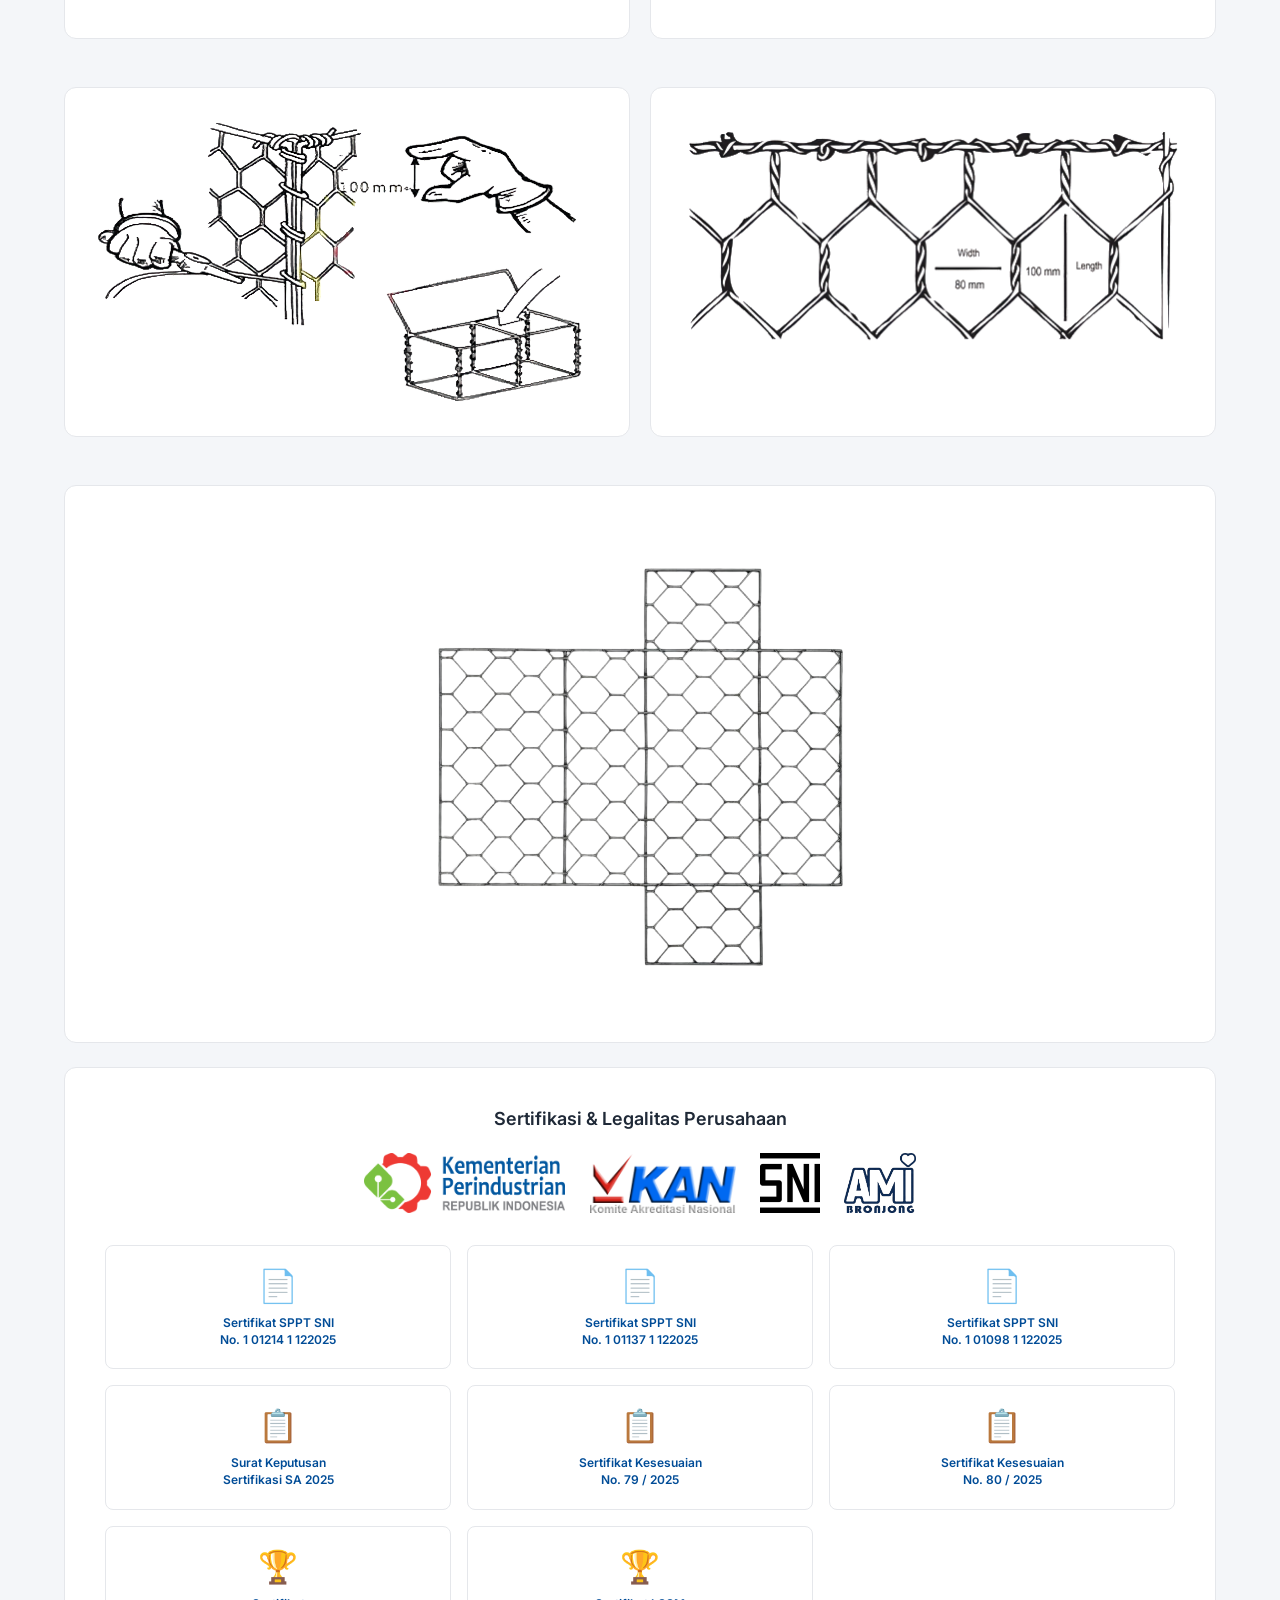
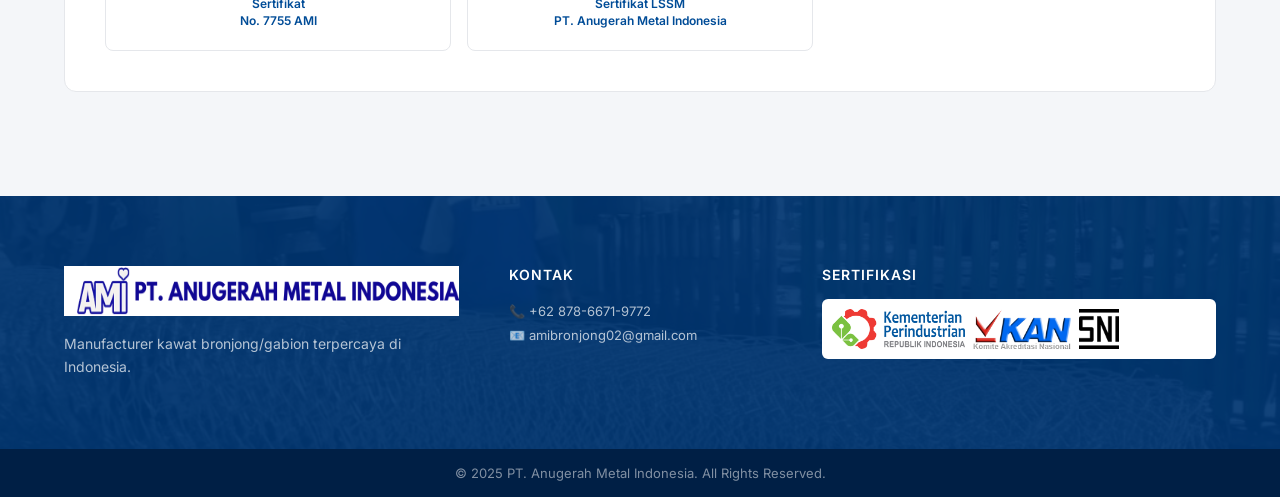
<file: specification.html>
<!DOCTYPE html>
<html lang="id">
<head>
  <meta charset="UTF-8">
  <meta name="viewport" content="width=device-width, initial-scale=1">
  <title>PT. Anugerah Metal Indonesia - Spesifikasi</title>
  <link href="https://fonts.googleapis.com/css2?family=Inter:wght@300;400;500;600;700&display=swap" rel="stylesheet">
  <link rel="stylesheet" href="style.css">
  <style>
    .page-hero { background: var(--blue); padding: 80px 0; }
    .page-hero h1 { font-size: 40px; font-weight: 700; color: #fff; margin-bottom: 8px; }
    .page-hero .breadcrumb { color: rgba(255,255,255,0.7); font-size: 13px; }
    .page-hero .breadcrumb a { color: rgba(255,255,255,0.9); }
    .spec-page { padding: 80px 0; background: var(--gray-light); }
    .spec-section-title { text-align: center; margin-bottom: 40px; }
    .spec-section-title h2 { font-size: 28px; font-weight: 700; color: var(--text); margin: 12px 0; }
    .spec-card { background: #fff; border-radius: 12px; padding: 30px; margin-bottom: 24px; border: 1px solid var(--border); }
    .spec-card img { max-width: 100%; margin: 0 auto; border-radius: 8px; display: block; }
    .spec-grid-2 { display: grid; grid-template-columns: repeat(2, 1fr); gap: 20px; margin-bottom: 24px; }
    .cert-section { background: #fff; border-radius: 12px; padding: 40px; border: 1px solid var(--border); text-align: center; margin-bottom: 24px; }
    .cert-section h3 { font-size: 18px; font-weight: 600; color: var(--text); margin-bottom: 24px; }
    .cert-logos { display: flex; gap: 24px; align-items: center; justify-content: center; flex-wrap: wrap; margin-bottom: 32px; }
    .cert-logos img { height: 60px; object-fit: contain; }
    .cert-docs-grid { display: grid; grid-template-columns: repeat(3, 1fr); gap: 16px; }
    .cert-doc-item { border: 1px solid var(--border); border-radius: 8px; overflow: hidden; transition: all 0.3s; }
    .cert-doc-item:hover { box-shadow: 0 4px 16px rgba(0,76,151,0.12); transform: translateY(-2px); }
    .cert-doc-item a { display: flex; flex-direction: column; align-items: center; padding: 20px 16px; text-decoration: none; color: var(--text); gap: 10px; }
    .cert-doc-item .cert-icon { font-size: 32px; }
    .cert-doc-item .cert-name { font-size: 12px; font-weight: 600; color: var(--blue); text-align: center; line-height: 1.4; }
    @media (max-width: 768px) {
      .spec-grid-2 { grid-template-columns: 1fr; }
      .cert-docs-grid { grid-template-columns: repeat(2, 1fr); }
    }
  </style>
</head>
<body>
  <header class="site-header" id="siteHeader">
    <div class="header-top-bar">
      <div class="container">
        <span>📧 amibronjong02@gmail.com</span>
        <span>📞 +62 878-6671-9772</span>
      </div>
    </div>
    <div class="header-main">
      <div class="container header-inner">
        <a href="index.html" class="logo"><img src="Picture/Logo/logonavbar.png" alt="AMI Logo"></a>
        <nav class="main-nav">
          <button class="hamburger" id="hamburger"><span></span><span></span><span></span></button>
          <ul class="nav-list" id="navList">
            <li><a href="index.html">Beranda</a></li>
            <li class="dropdown-parent">
              <a href="#" class="active">Produk</a>
              <ul class="dropdown">
                <li><a href="product.html">Product Overview</a></li>
                <li><a href="specification.html">Spesifikasi Produk</a></li>
              </ul>
            </li>
            <li><a href="gallery.html">Galeri</a></li>
            <li><a href="contact.html">Kontak</a></li>
            <li><a href="contact.html" class="nav-cta">Hubungi Kami</a></li>
          </ul>
        </nav>
      </div>
    </div>
  </header>

  <div class="page-hero">
    <div class="container">
      <h1>Spesifikasi Produk</h1>
      <p class="breadcrumb"><a href="index.html">Beranda</a> / Spesifikasi</p>
    </div>
  </div>

  <section class="spec-page">
    <div class="container">

      <!-- Tabel Spesifikasi -->
      <div class="spec-section-title">
        <span class="section-tag">Detail Teknis</span>
        <h2>Tabel Spesifikasi Kawat Bronjong</h2>
      </div>

      <div class="spec-card">
        <img src="Picture/Product Specification/specification1.png" alt="Spesifikasi Bronjong 1">
      </div>

      <div class="spec-grid-2">
        <div class="spec-card">
          <img src="Picture/Product Specification/specification2.png" alt="Spesifikasi Bronjong 2">
        </div>
        <div class="spec-card">
          <img src="Picture/Product Specification/specification4.png" alt="Spesifikasi Bronjong 4">
        </div>
      </div>

      <div class="spec-grid-2">
        <div class="spec-card">
          <img src="Picture/Product Specification/specification5.png" alt="Spesifikasi Bronjong 5">
        </div>
        <div class="spec-card">
          <img src="Picture/Product Specification/specification6.png" alt="Spesifikasi Bronjong 6">
        </div>
      </div>

      <div class="spec-card">
        <img src="Picture/Product Specification/image-removebg-preview (1).png" alt="Diagram Spesifikasi">
      </div>

      <!-- Sertifikasi -->
      <div class="cert-section">
        <h3>Sertifikasi & Legalitas Perusahaan</h3>
        <div class="cert-logos">
          <img src="Picture/Logo/Logo_of_the_Ministry_of_Industries_of_the_Republic_of_Indonesia.svg.png" alt="Kementerian Perindustrian RI">
          <img src="Picture/Logo/Logo_KAN.png" alt="KAN - Komite Akreditasi Nasional">
          <img src="Picture/Logo/SNI_mark.svg.png" alt="SNI - Standar Nasional Indonesia">
          <img src="Picture/Logo/LOGOAMI.png" alt="PT. Anugerah Metal Indonesia">
        </div>
        <div class="cert-docs-grid">
          <div class="cert-doc-item">
            <a href="Picture/Certification/Sertifikat SPPT SNI - 1 01214 1 122025_251222_163243.pdf" target="_blank">
              <span class="cert-icon">📄</span>
              <span class="cert-name">Sertifikat SPPT SNI<br>No. 1 01214 1 122025</span>
            </a>
          </div>
          <div class="cert-doc-item">
            <a href="Picture/Certification/Sertifikat SPPT SNI - 1 01137 1 122025_251222_163450.pdf" target="_blank">
              <span class="cert-icon">📄</span>
              <span class="cert-name">Sertifikat SPPT SNI<br>No. 1 01137 1 122025</span>
            </a>
          </div>
          <div class="cert-doc-item">
            <a href="Picture/Certification/Sertifikat SPPT SNI - 1 01098 1 122025_251222_163517.pdf" target="_blank">
              <span class="cert-icon">📄</span>
              <span class="cert-name">Sertifikat SPPT SNI<br>No. 1 01098 1 122025</span>
            </a>
          </div>
          <div class="cert-doc-item">
            <a href="Picture/Certification/2025 - 239 - Surat Keputusan Sertifikasi - SA - PT_251222_163612.pdf" target="_blank">
              <span class="cert-icon">📋</span>
              <span class="cert-name">Surat Keputusan<br>Sertifikasi SA 2025</span>
            </a>
          </div>
          <div class="cert-doc-item">
            <a href="Picture/Certification/2025 - 79 -  Sertifikat Kesesuaian -PT ANUGERAH ME_251222_164118.pdf" target="_blank">
              <span class="cert-icon">📋</span>
              <span class="cert-name">Sertifikat Kesesuaian<br>No. 79 / 2025</span>
            </a>
          </div>
          <div class="cert-doc-item">
            <a href="Picture/Certification/2025 - 80 -  Sertifikat Kesesuaian -PT ANUGERAH ME_251222_164125.pdf" target="_blank">
              <span class="cert-icon">📋</span>
              <span class="cert-name">Sertifikat Kesesuaian<br>No. 80 / 2025</span>
            </a>
          </div>
          <div class="cert-doc-item">
            <a href="Picture/Certification/7755 Anugerah Metal Indonesia PT_sign_251222_164457.pdf" target="_blank">
              <span class="cert-icon">🏆</span>
              <span class="cert-name">Sertifikat<br>No. 7755 AMI</span>
            </a>
          </div>
          <div class="cert-doc-item">
            <a href="Picture/Certification/PT ANUGERAH METAL INDONESIA (LSSM - Sertifikat da_251222_164555.pdf" target="_blank">
              <span class="cert-icon">🏆</span>
              <span class="cert-name">Sertifikat LSSM<br>PT. Anugerah Metal Indonesia</span>
            </a>
          </div>
        </div>
      </div>

    </div>
  </section>

  <footer class="site-footer">
    <div class="footer-main" style="background-image:url('Picture/Background/image (3).jpg')">
      <div class="footer-overlay"></div>
      <div class="container footer-grid">
        <div class="footer-brand">
          <img src="Picture/Logo/logonavbar.png" alt="AMI" height="50">
          <p>Manufacturer kawat bronjong/gabion terpercaya di Indonesia.</p>
        </div>
        <div class="footer-col">
          <h4>Kontak</h4>
          <ul>
            <li>📞 +62 878-6671-9772</li>
            <li>📧 amibronjong02@gmail.com</li>
          </ul>
        </div>
        <div class="footer-col">
          <h4>Sertifikasi</h4>
          <div class="cert-row">
            <img src="Picture/Logo/Logo_of_the_Ministry_of_Industries_of_the_Republic_of_Indonesia.svg.png" alt="Kemenperin" height="40">
            <img src="Picture/Logo/Logo_KAN.png" alt="KAN" height="40">
            <img src="Picture/Logo/SNI_mark.svg.png" alt="SNI" height="40">
          </div>
        </div>
      </div>
    </div>
    <div class="footer-bottom">
      <div class="container">
        <p>&copy; 2025 PT. Anugerah Metal Indonesia. All Rights Reserved.</p>
      </div>
    </div>
  </footer>

  <div class="float-buttons">
    <a href="http://wa.me/6282139292472" class="float-btn">💬 WhatsApp</a>
  </div>

  <script>
    document.getElementById('hamburger').addEventListener('click', function() {
      document.getElementById('navList').classList.toggle('open');
      this.classList.toggle('active');
    });
    window.addEventListener('scroll', function() {
      const header = document.getElementById('siteHeader');
      if (window.scrollY > 50) header.classList.add('scrolled');
      else header.classList.remove('scrolled');
    });
  </script>
</body>
</html>
</file>
<file: style.css>
/* ===== THEME CORPORATE ===== */
/* Clean blue-white professional corporate look */

*, *::before, *::after { box-sizing: border-box; margin: 0; padding: 0; }

:root {
  --blue: #004c97;
  --blue-dark: #003570;
  --blue-light: #e8f0fb;
  --accent: #0077cc;
  --white: #ffffff;
  --gray-light: #f4f6f9;
  --gray: #6b7280;
  --text: #1f2937;
  --border: #e5e7eb;
}

body { font-family: 'Inter', sans-serif; color: var(--text); background: var(--white); }
.container { max-width: 1200px; margin: 0 auto; padding: 0 24px; }
img { max-width: 100%; display: block; }
a { text-decoration: none; color: inherit; }

/* HEADER */
.site-header { position: sticky; top: 0; z-index: 1000; transition: box-shadow 0.3s; }
.site-header.scrolled { box-shadow: 0 2px 20px rgba(0,0,0,0.1); }
.header-top-bar { background: var(--blue); color: rgba(255,255,255,0.85); font-size: 12px; padding: 6px 0; }
.header-top-bar .container { display: flex; gap: 24px; }
.header-main { background: var(--white); border-bottom: 1px solid var(--border); }
.header-inner { display: flex; align-items: center; justify-content: space-between; padding: 16px 24px; }
.logo img { height: 42px; }
.main-nav { display: flex; align-items: center; }
.nav-list { list-style: none; display: flex; align-items: center; gap: 4px; }
.nav-list li a { padding: 8px 14px; font-size: 14px; font-weight: 500; color: var(--text); border-radius: 6px; transition: all 0.2s; }
.nav-list li a:hover, .nav-list li a.active { color: var(--blue); background: var(--blue-light); }
.nav-cta { background: var(--blue) !important; color: var(--white) !important; border-radius: 6px !important; padding: 8px 18px !important; }
.nav-cta:hover { background: var(--blue-dark) !important; }
.dropdown-parent { position: relative; }
.dropdown-parent .dropdown { display: none; position: absolute; top: calc(100% + 8px); left: 0; background: var(--white); border: 1px solid var(--border); border-radius: 8px; min-width: 200px; box-shadow: 0 8px 24px rgba(0,0,0,0.1); overflow: hidden; }
.dropdown-parent:hover .dropdown { display: block; }
.dropdown-parent .dropdown li a { display: block; padding: 10px 16px; border-radius: 0; font-size: 13px; }
.hamburger { display: none; flex-direction: column; gap: 5px; background: none; border: none; cursor: pointer; padding: 4px; }
.hamburger span { width: 22px; height: 2px; background: var(--text); transition: all 0.3s; display: block; }

/* HERO SPLIT */
.hero { display: grid; grid-template-columns: 1fr 1fr; min-height: 85vh; }
.hero-left { background: var(--blue); display: flex; align-items: center; padding: 80px 60px; }
.hero-content { max-width: 480px; }
.hero-tag { display: inline-flex; align-items: center; gap: 8px; background: rgba(255,255,255,0.15); color: var(--white); font-size: 12px; font-weight: 600; letter-spacing: 1px; padding: 6px 14px; border-radius: 20px; margin-bottom: 24px; }
.hero-content h1 { font-size: clamp(28px, 3.5vw, 48px); font-weight: 700; color: var(--white); line-height: 1.2; margin-bottom: 20px; }
.hero-content p { color: rgba(255,255,255,0.8); font-size: 16px; line-height: 1.7; margin-bottom: 32px; }
.hero-actions { display: flex; gap: 12px; flex-wrap: wrap; margin-bottom: 40px; }
.hero-trust { display: flex; gap: 12px; align-items: center; background: rgba(255,255,255,0.1); padding: 12px 16px; border-radius: 8px; }
.trust-item img { filter: brightness(0) invert(1); opacity: 0.8; }
.hero-right { position: relative; overflow: hidden; }
.hero-image-stack { position: relative; height: 100%; }
.hero-img-main { width: 100%; height: 100%; object-fit: cover; }
.hero-card-float { position: absolute; bottom: 40px; left: -20px; background: var(--white); padding: 20px 24px; border-radius: 12px; box-shadow: 0 8px 32px rgba(0,0,0,0.15); }
.card-num { display: block; font-size: 36px; font-weight: 700; color: var(--blue); line-height: 1; }
.card-text { display: block; font-size: 12px; color: var(--gray); margin-top: 4px; }

/* STATS BAR */
.stats-bar { background: var(--gray-light); border-bottom: 1px solid var(--border); }
.stats-row { display: flex; align-items: center; padding: 24px 0; }
.stat-item { flex: 1; text-align: center; }
.stat-number { display: block; font-size: 28px; font-weight: 700; color: var(--blue); }
.stat-desc { display: block; font-size: 12px; color: var(--gray); margin-top: 4px; }
.stat-divider { width: 1px; height: 40px; background: var(--border); }

/* ABOUT */
.section-about { padding: 100px 0; }
.about-wrapper { display: grid; grid-template-columns: 1fr 1fr; gap: 80px; align-items: center; }
.about-images { position: relative; }
.img-main { width: 100%; height: 400px; object-fit: cover; border-radius: 12px; }
.img-secondary { position: absolute; bottom: -30px; right: -30px; width: 200px; height: 150px; object-fit: cover; border-radius: 8px; border: 4px solid var(--white); box-shadow: 0 8px 24px rgba(0,0,0,0.15); }
.section-tag { font-size: 12px; font-weight: 600; color: var(--blue); letter-spacing: 2px; text-transform: uppercase; }
.about-content h2 { font-size: 32px; font-weight: 700; color: var(--text); margin: 12px 0 20px; line-height: 1.3; }
.about-content p { color: var(--gray); line-height: 1.8; margin-bottom: 16px; font-size: 15px; }
.about-details { display: flex; flex-direction: column; gap: 8px; margin: 24px 0; padding: 20px; background: var(--gray-light); border-radius: 8px; border-left: 3px solid var(--blue); }
.detail-item { font-size: 13px; color: var(--text); }

/* VISI MISI */
.section-vismis { padding: 100px 0; background: var(--gray-light); }
.section-title { text-align: center; margin-bottom: 60px; }
.section-title h2 { font-size: 32px; font-weight: 700; color: var(--text); margin: 12px 0; }
.section-title p { color: var(--gray); font-size: 15px; }
.vismis-cards { display: grid; grid-template-columns: repeat(3, 1fr); gap: 24px; }
.vm-card { background: var(--white); padding: 36px 28px; border-radius: 12px; border: 1px solid var(--border); transition: all 0.3s; }
.vm-card:hover { box-shadow: 0 8px 32px rgba(0,76,151,0.1); transform: translateY(-4px); }
.vm-card.featured { background: var(--blue); border-color: var(--blue); }
.vm-card.featured .vm-number, .vm-card.featured h3, .vm-card.featured p { color: var(--white); }
.vm-number { font-size: 48px; font-weight: 700; color: var(--blue-light); line-height: 1; margin-bottom: 16px; }
.vm-card h3 { font-size: 20px; font-weight: 600; color: var(--text); margin-bottom: 12px; }
.vm-card p { color: var(--gray); line-height: 1.7; font-size: 14px; }

/* PRODUCTS */
.section-products { padding: 100px 0; }
.products-grid { display: grid; grid-template-columns: repeat(4, 1fr); gap: 20px; margin: 40px 0; }
.product-card { border: 1px solid var(--border); border-radius: 12px; overflow: hidden; transition: all 0.3s; }
.product-card:hover { box-shadow: 0 8px 32px rgba(0,0,0,0.1); transform: translateY(-4px); }
.product-img { height: 180px; overflow: hidden; background: var(--gray-light); }
.product-img img { width: 100%; height: 100%; object-fit: cover; transition: transform 0.4s; }
.product-card:hover .product-img img { transform: scale(1.05); }
.product-body { padding: 20px; }
.product-body h3 { font-size: 15px; font-weight: 600; color: var(--text); margin-bottom: 8px; }
.product-body p { font-size: 13px; color: var(--gray); line-height: 1.5; margin-bottom: 12px; }
.product-link { font-size: 13px; font-weight: 600; color: var(--blue); }
.products-cta { display: flex; gap: 12px; justify-content: center; }

/* BUTTONS */
.btn-primary { background: var(--blue); color: var(--white); padding: 12px 28px; border-radius: 8px; font-size: 14px; font-weight: 600; display: inline-block; transition: background 0.3s; }
.btn-primary:hover { background: var(--blue-dark); color: var(--white); }
.btn-ghost { border: 2px solid rgba(255,255,255,0.5); color: var(--white); padding: 10px 26px; border-radius: 8px; font-size: 14px; font-weight: 600; display: inline-block; transition: all 0.3s; }
.btn-ghost:hover { background: rgba(255,255,255,0.1); }
.btn-outline { border: 2px solid var(--blue); color: var(--blue); padding: 10px 26px; border-radius: 8px; font-size: 14px; font-weight: 600; display: inline-block; transition: all 0.3s; }
.btn-outline:hover { background: var(--blue); color: var(--white); }

/* FOOTER */
.site-footer { }
.footer-main { position: relative; padding: 70px 0; background-size: cover; background-position: center; }
.footer-overlay { position: absolute; inset: 0; background: rgba(0,53,112,0.93); }
.footer-grid { position: relative; z-index: 1; display: grid; grid-template-columns: 1.5fr 1fr 1.5fr; gap: 50px; }
.footer-brand img { margin-bottom: 16px; }
.footer-brand p { color: rgba(255,255,255,0.7); font-size: 14px; line-height: 1.7; }
.footer-col h4 { color: var(--white); font-size: 14px; font-weight: 600; margin-bottom: 16px; text-transform: uppercase; letter-spacing: 1px; }
.footer-col ul { list-style: none; }
.footer-col ul li { color: rgba(255,255,255,0.7); font-size: 13px; padding: 4px 0; }
.cert-row { display: flex; gap: 8px; align-items: center; background: white; padding: 10px; border-radius: 6px; margin-bottom: 20px; }
.footer-bottom { background: #001f45; padding: 16px 0; text-align: center; }
.footer-bottom p { color: rgba(255,255,255,0.5); font-size: 13px; }

/* FLOAT */
.float-buttons { position: fixed; bottom: 24px; right: 24px; z-index: 999; }
.float-btn { background: #25d366; color: white; padding: 12px 20px; border-radius: 30px; font-size: 14px; font-weight: 600; box-shadow: 0 4px 20px rgba(0,0,0,0.2); display: inline-block; }

/* RESPONSIVE */
@media (max-width: 1024px) {
  .products-grid { grid-template-columns: repeat(2, 1fr); }
}
@media (max-width: 768px) {
  .hero { grid-template-columns: 1fr; }
  .hero-right { display: none; }
  .hero-left { padding: 60px 24px; }
  .about-wrapper, .vismis-cards, .footer-grid { grid-template-columns: 1fr; }
  .img-secondary { display: none; }
  .stats-row { flex-wrap: wrap; }
  .stat-item { flex: 1 1 50%; padding: 16px 0; }
  .stat-divider { display: none; }
  .nav-list { display: none; flex-direction: column; position: absolute; top: 100%; left: 0; right: 0; background: var(--white); border-top: 1px solid var(--border); padding: 12px; gap: 4px; }
  .nav-list.open { display: flex; }
  .hamburger { display: flex; }
  .header-top-bar { display: none; }
}
</file>
